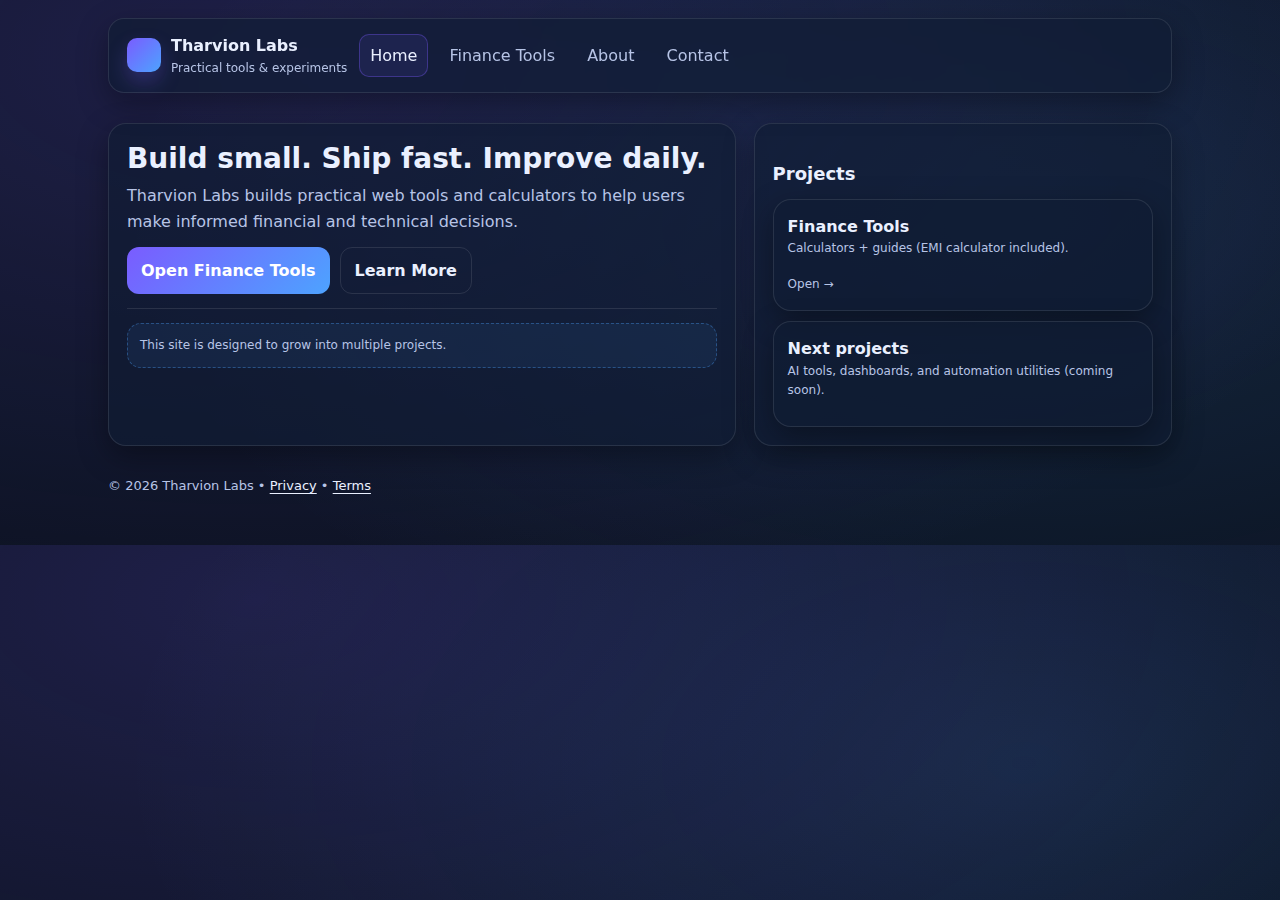
<file: index.html>
<!doctype html>
<html lang="en">
<head>
  <meta charset="utf-8" />
  <meta name="viewport" content="width=device-width,initial-scale=1" />
  <title>Tharvion Labs | Practical tools & experiments</title>
  <meta name="description" content="Tharvion Labs builds practical tools, calculators, and experiments across finance and tech." />
  <link rel="stylesheet" href="css/style.css" />
</head>
<body>
  <div class="container">
    <nav class="nav">
      <div class="brand">
        <div class="logo" aria-hidden="true"></div>
        <div>
          <h1>Tharvion Labs</h1>
          <p>Practical tools & experiments</p>
        </div>
      </div>
      <div class="navlinks">
        <a href="index.html">Home</a>
        <a href="finance/index.html">Finance Tools</a>
        <a href="about.html">About</a>
        <a href="contact.html">Contact</a>
      </div>
    </nav>

    <section class="hero">
      <div class="card">
        <h2>Build small. Ship fast. Improve daily.</h2>
        <p>Tharvion Labs builds practical web tools and calculators to help users make informed financial and technical decisions.</p>
        <div style="display:flex;gap:10px;flex-wrap:wrap;margin-top:10px">
          <a class="btn" href="finance/index.html">Open Finance Tools</a>
          <a class="btn secondary" href="about.html">Learn More</a>
        </div>

        <div class="hr"></div>
        <div class="notice small">
          This site is designed to grow into multiple projects.
        </div>
      </div>

      <div class="card">
        <h3 class="section-title">Projects</h3>
        <div class="grid" style="grid-template-columns:1fr;gap:10px">
          <a class="card" style="padding:14px" href="finance/index.html">
            <b>Finance Tools</b>
            <p class="small">Calculators + guides (EMI calculator included).</p>
            <span class="small">Open →</span>
          </a>
          <div class="card" style="padding:14px">
            <b>Next projects</b>
            <p class="small">AI tools, dashboards, and automation utilities (coming soon).</p>
          </div>
        </div>
      </div>
    </section>

    <footer class="footer">
      © <span id="year"></span> Tharvion Labs • <a href="privacy.html">Privacy</a> • <a href="terms.html">Terms</a>
    </footer>
  </div>
  <script src="js/main.js"></script>
</body>
</html>
</file>
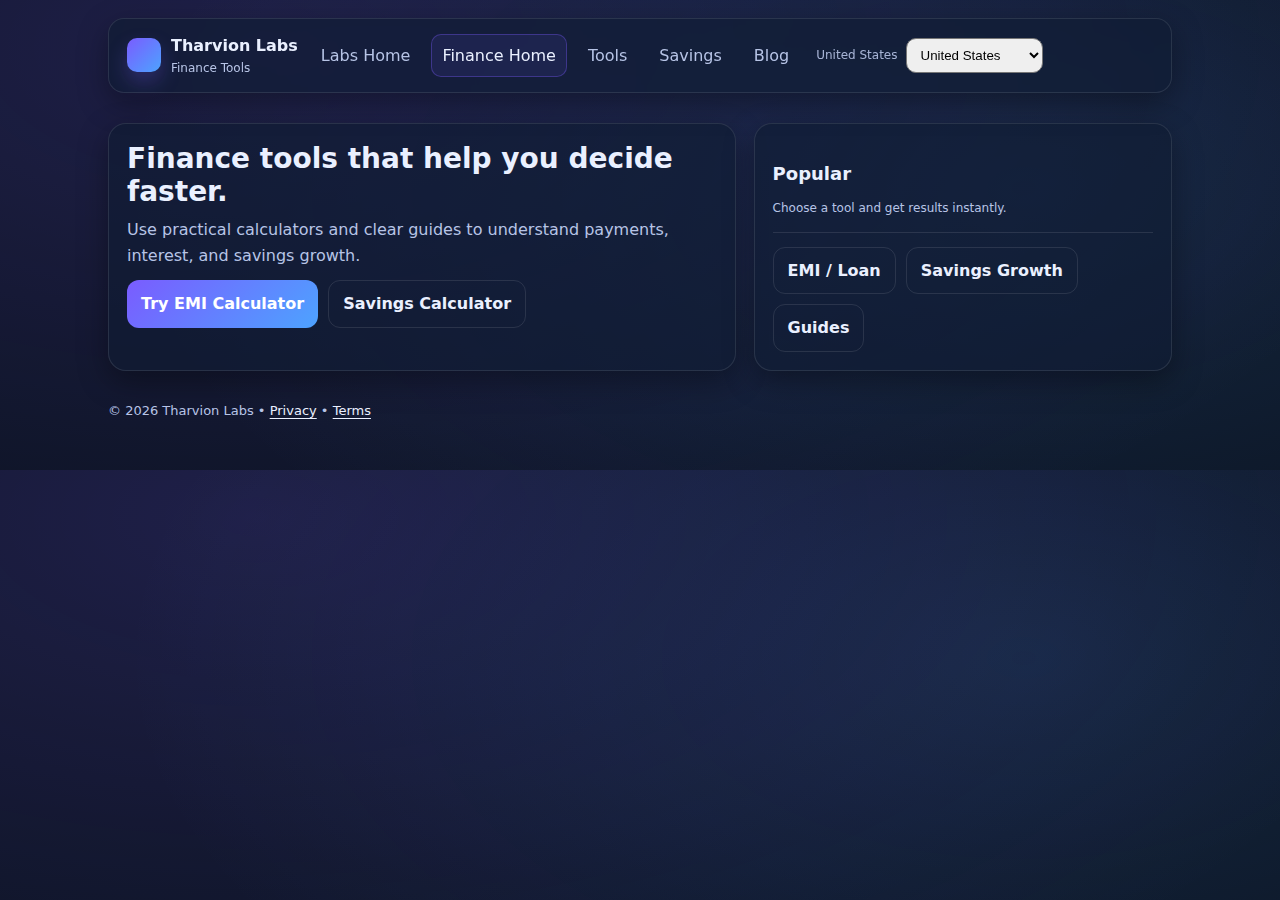
<file: finance/index.html>
<!doctype html>
<html lang="en">
<head>
  <meta charset="utf-8" />
  <meta name="viewport" content="width=device-width,initial-scale=1" />
  <title>Finance Tools | Tharvion Labs</title>
  <meta name="description" content="Free finance tools and calculators by Tharvion Labs." />
  <link rel="stylesheet" href="../css/style.css" />
</head>
<body>
  <div class="container">
    <nav class="nav">
      <div class="brand">
        <div class="logo" aria-hidden="true"></div>
        <div>
          <h1>Tharvion Labs</h1>
          <p>Finance Tools</p>
        </div>
      </div>

      <div class="navlinks">
        <a href="../index.html">Labs Home</a>
        <a href="index.html">Finance Home</a>
        <a href="tools.html">Tools</a>
        <a href="savings.html">Savings</a>
        <a href="blog.html">Blog</a>

        <span class="small" style="margin-left:6px;display:flex;align-items:center;gap:8px">
          <span id="countryLabel" class="small" style="opacity:.9"></span>
          <select id="countrySelect" style="padding:8px 10px;border-radius:10px"></select>
        </span>
      </div>
    </nav>

    <section class="hero">
      <div class="card">
        <h2>Finance tools that help you decide faster.</h2>
        <p>Use practical calculators and clear guides to understand payments, interest, and savings growth.</p>
        <div style="display:flex;gap:10px;flex-wrap:wrap;margin-top:10px">
          <a class="btn" href="tools.html#emi">Try EMI Calculator</a>
          <a class="btn secondary" href="savings.html">Savings Calculator</a>
        </div>
      </div>

      <div class="card">
        <h3 class="section-title">Popular</h3>
        <p class="small">Choose a tool and get results instantly.</p>
        <div class="hr"></div>
        <div style="display:flex;gap:10px;flex-wrap:wrap">
          <a class="btn secondary" href="tools.html#emi">EMI / Loan</a>
          <a class="btn secondary" href="savings.html">Savings Growth</a>
          <a class="btn secondary" href="blog.html">Guides</a>
        </div>
      </div>
    </section>

    <footer class="footer">
      © <span id="year"></span> Tharvion Labs • <a href="../privacy.html">Privacy</a> • <a href="../terms.html">Terms</a>
    </footer>
  </div>

  <script src="../js/main.js"></script>
  <script src="../js/country.js"></script>
</body>
</html>
</file>
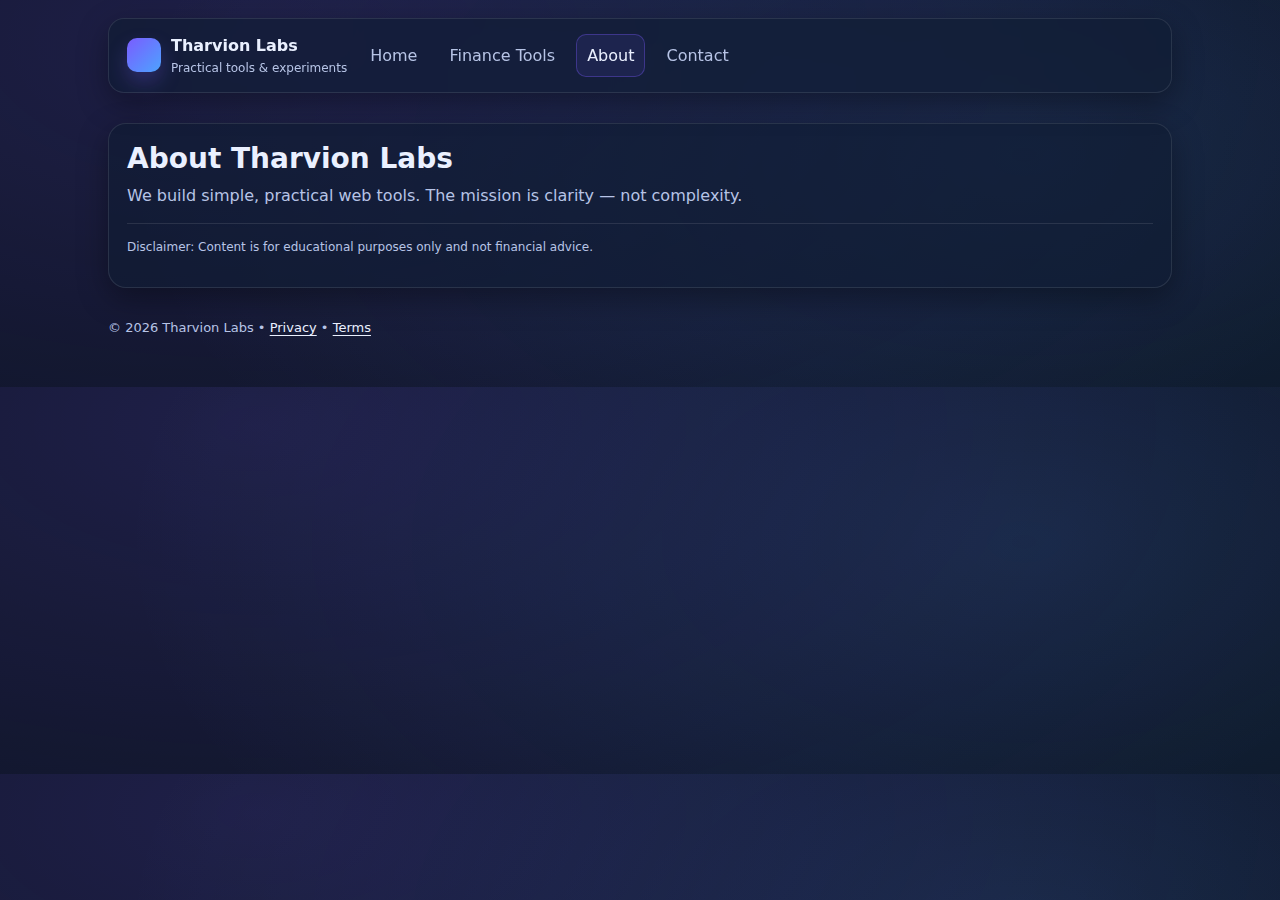
<file: about.html>
<!doctype html>
<html lang="en">
<head>
  <meta charset="utf-8" />
  <meta name="viewport" content="width=device-width,initial-scale=1" />
  <title>About | Tharvion Labs</title>
  <meta name="description" content="About Tharvion Labs." />
  <link rel="stylesheet" href="css/style.css" />
</head>
<body>
  <div class="container">
    <nav class="nav">
      <div class="brand">
        <div class="logo" aria-hidden="true"></div>
        <div>
          <h1>Tharvion Labs</h1>
          <p>Practical tools & experiments</p>
        </div>
      </div>
      <div class="navlinks">
        <a href="index.html">Home</a>
        <a href="finance/index.html">Finance Tools</a>
        <a href="about.html">About</a>
        <a href="contact.html">Contact</a>
      </div>
    </nav>

    <section class="hero" style="grid-template-columns:1fr">
      <div class="card">
        <h2>About Tharvion Labs</h2>
        <p>We build simple, practical web tools. The mission is clarity — not complexity.</p>
        <div class="hr"></div>
        <p class="small">Disclaimer: Content is for educational purposes only and not financial advice.</p>
      </div>
    </section>

    <footer class="footer">
      © <span id="year"></span> Tharvion Labs • <a href="privacy.html">Privacy</a> • <a href="terms.html">Terms</a>
    </footer>
  </div>
  <script src="js/main.js"></script>
</body>
</html>
</file>
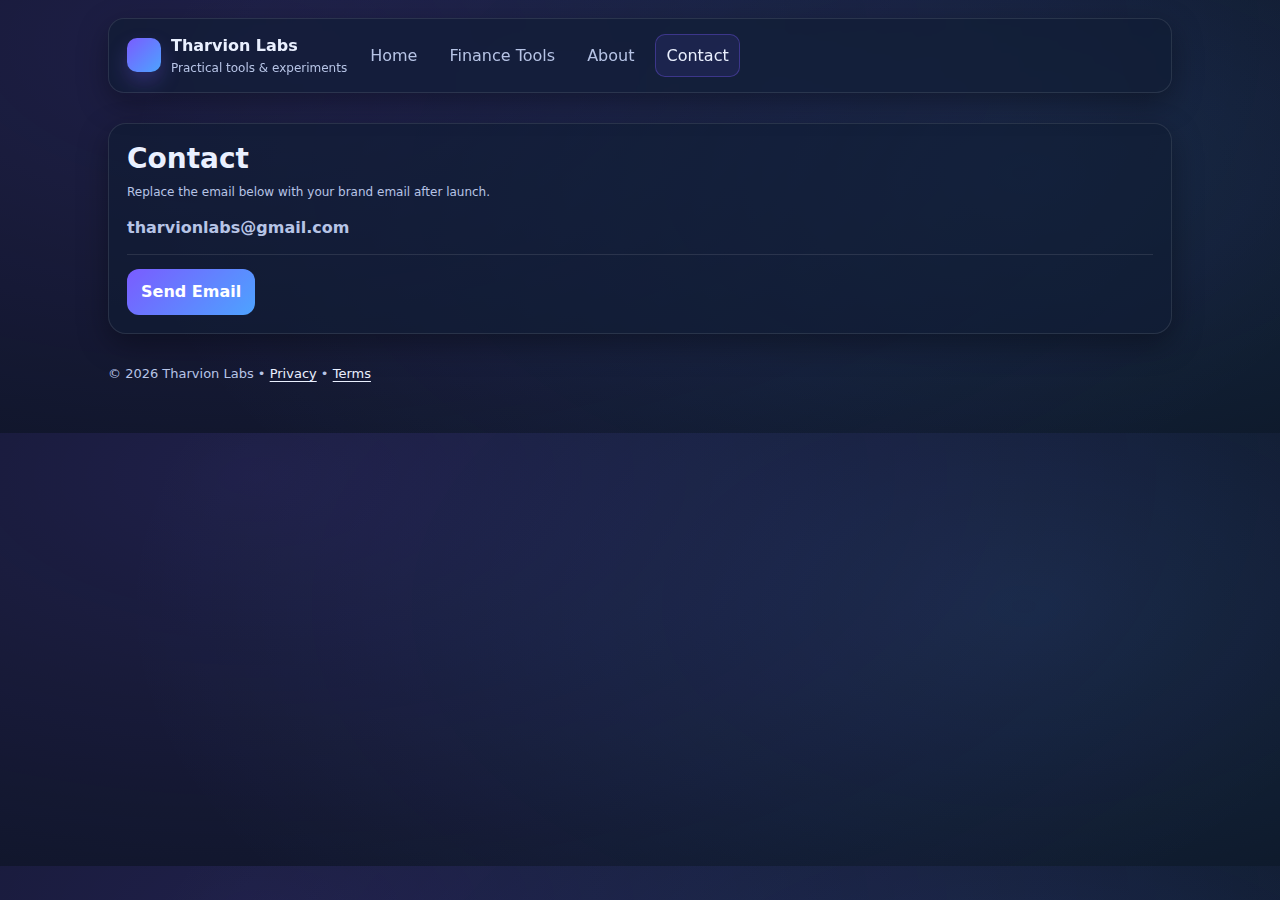
<file: contact.html>
<!doctype html>
<html lang="en">
<head>
  <meta charset="utf-8" />
  <meta name="viewport" content="width=device-width,initial-scale=1" />
  <title>Contact | Tharvion Labs</title>
  <meta name="description" content="Contact Tharvion Labs." />
  <link rel="stylesheet" href="css/style.css" />
</head>
<body>
  <div class="container">
    <nav class="nav">
      <div class="brand">
        <div class="logo" aria-hidden="true"></div>
        <div>
          <h1>Tharvion Labs</h1>
          <p>Practical tools & experiments</p>
        </div>
      </div>
      <div class="navlinks">
        <a href="index.html">Home</a>
        <a href="finance/index.html">Finance Tools</a>
        <a href="about.html">About</a>
        <a href="contact.html">Contact</a>
      </div>
    </nav>

    <section class="hero" style="grid-template-columns:1fr">
      <div class="card">
        <h2>Contact</h2>
        <p class="small">Replace the email below with your brand email after launch.</p>
        <p><b>tharvionlabs@gmail.com</b></p>
        <div class="hr"></div>
        <a class="btn" href="mailto:tharvionlabs@gmail.com?subject=Tharvion%20Labs%20-%20Message">Send Email</a>
      </div>
    </section>

    <footer class="footer">
      © <span id="year"></span> Tharvion Labs • <a href="privacy.html">Privacy</a> • <a href="terms.html">Terms</a>
    </footer>
  </div>
  <script src="js/main.js"></script>
</body>
</html>
</file>
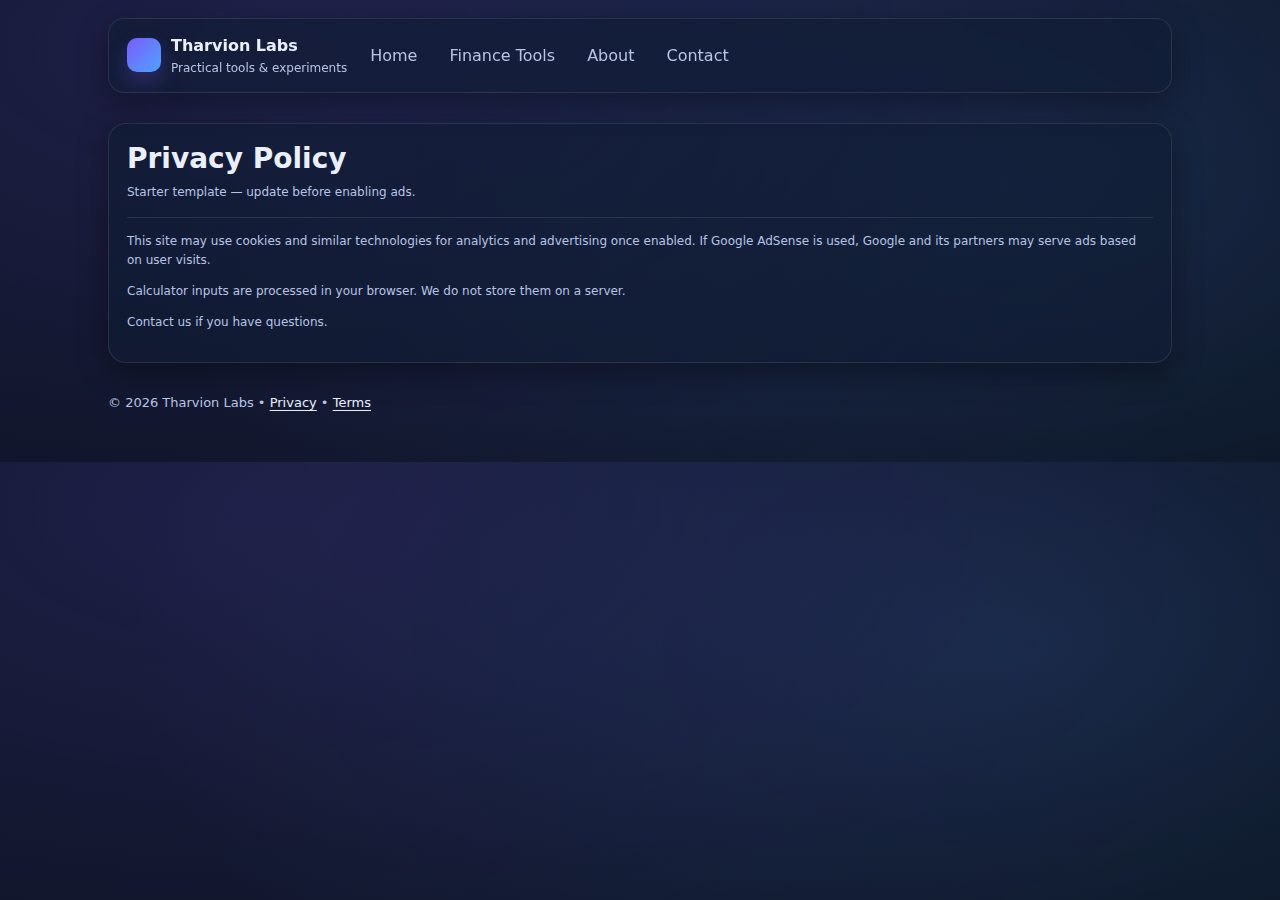
<file: privacy.html>
<!doctype html>
<html lang="en">
<head>
  <meta charset="utf-8" />
  <meta name="viewport" content="width=device-width,initial-scale=1" />
  <title>Privacy Policy | Tharvion Labs</title>
  <meta name="description" content="Privacy policy for Tharvion Labs." />
  <link rel="stylesheet" href="css/style.css" />
</head>
<body>
  <div class="container">
    <nav class="nav">
      <div class="brand">
        <div class="logo" aria-hidden="true"></div>
        <div>
          <h1>Tharvion Labs</h1>
          <p>Practical tools & experiments</p>
        </div>
      </div>
      <div class="navlinks">
        <a href="index.html">Home</a>
        <a href="finance/index.html">Finance Tools</a>
        <a href="about.html">About</a>
        <a href="contact.html">Contact</a>
      </div>
    </nav>

    <section class="hero" style="grid-template-columns:1fr">
      <div class="card">
        <h2>Privacy Policy</h2>
        <p class="small">Starter template — update before enabling ads.</p>
        <div class="hr"></div>
        <p class="small">
          This site may use cookies and similar technologies for analytics and advertising once enabled.
          If Google AdSense is used, Google and its partners may serve ads based on user visits.
        </p>
        <p class="small">
          Calculator inputs are processed in your browser. We do not store them on a server.
        </p>
        <p class="small">
          Contact us if you have questions.
        </p>
      </div>
    </section>

    <footer class="footer">
      © <span id="year"></span> Tharvion Labs • <a href="privacy.html">Privacy</a> • <a href="terms.html">Terms</a>
    </footer>
  </div>
  <script src="js/main.js"></script>
</body>
</html>
</file>
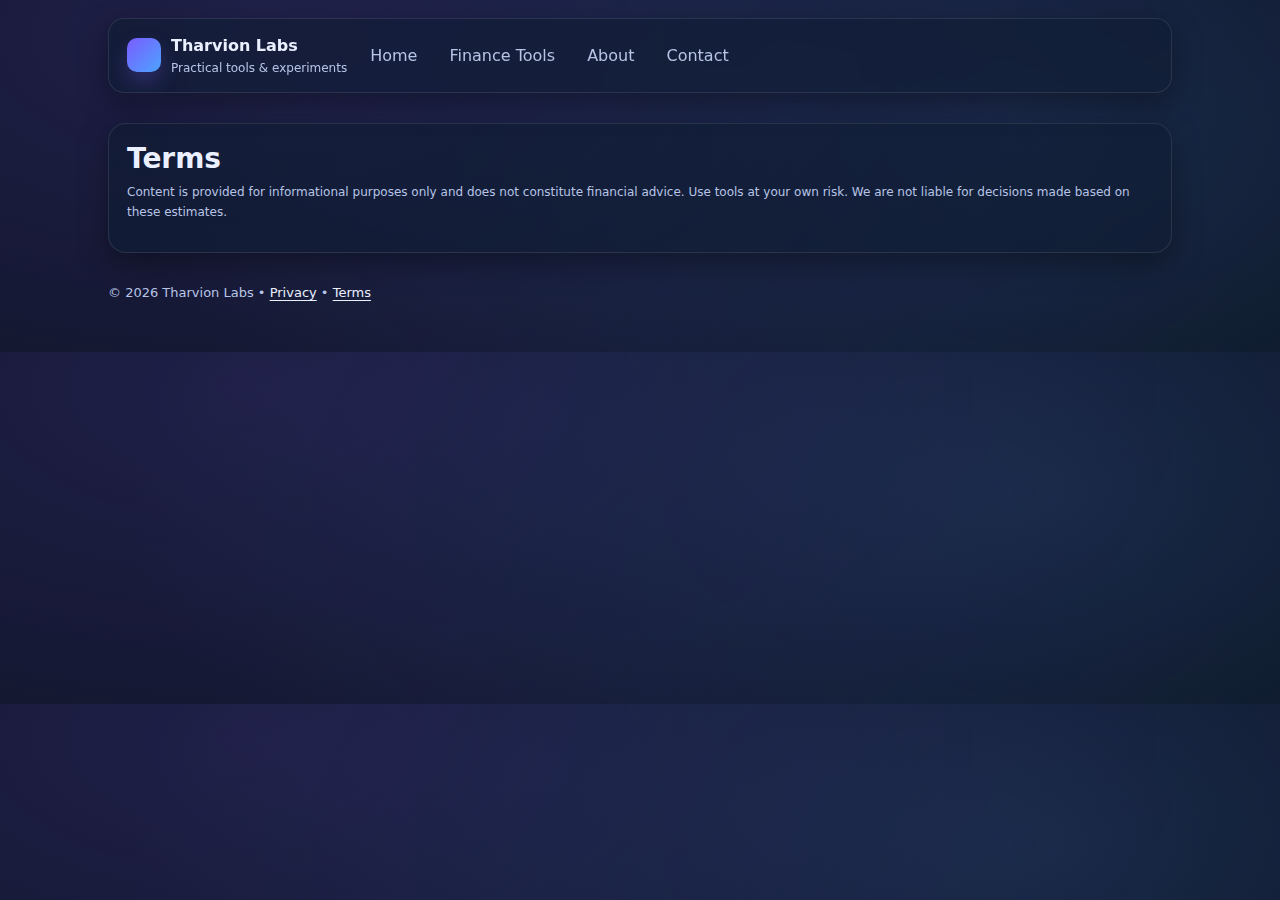
<file: terms.html>
<!doctype html>
<html lang="en">
<head>
  <meta charset="utf-8" />
  <meta name="viewport" content="width=device-width,initial-scale=1" />
  <title>Terms | Tharvion Labs</title>
  <meta name="description" content="Terms of service for Tharvion Labs." />
  <link rel="stylesheet" href="css/style.css" />
</head>
<body>
  <div class="container">
    <nav class="nav">
      <div class="brand">
        <div class="logo" aria-hidden="true"></div>
        <div>
          <h1>Tharvion Labs</h1>
          <p>Practical tools & experiments</p>
        </div>
      </div>
      <div class="navlinks">
        <a href="index.html">Home</a>
        <a href="finance/index.html">Finance Tools</a>
        <a href="about.html">About</a>
        <a href="contact.html">Contact</a>
      </div>
    </nav>

    <section class="hero" style="grid-template-columns:1fr">
      <div class="card">
        <h2>Terms</h2>
        <p class="small">
          Content is provided for informational purposes only and does not constitute financial advice.
          Use tools at your own risk. We are not liable for decisions made based on these estimates.
        </p>
      </div>
    </section>

    <footer class="footer">
      © <span id="year"></span> Tharvion Labs • <a href="privacy.html">Privacy</a> • <a href="terms.html">Terms</a>
    </footer>
  </div>

  <script src="js/main.js"></script>
</body>
</html>
</file>
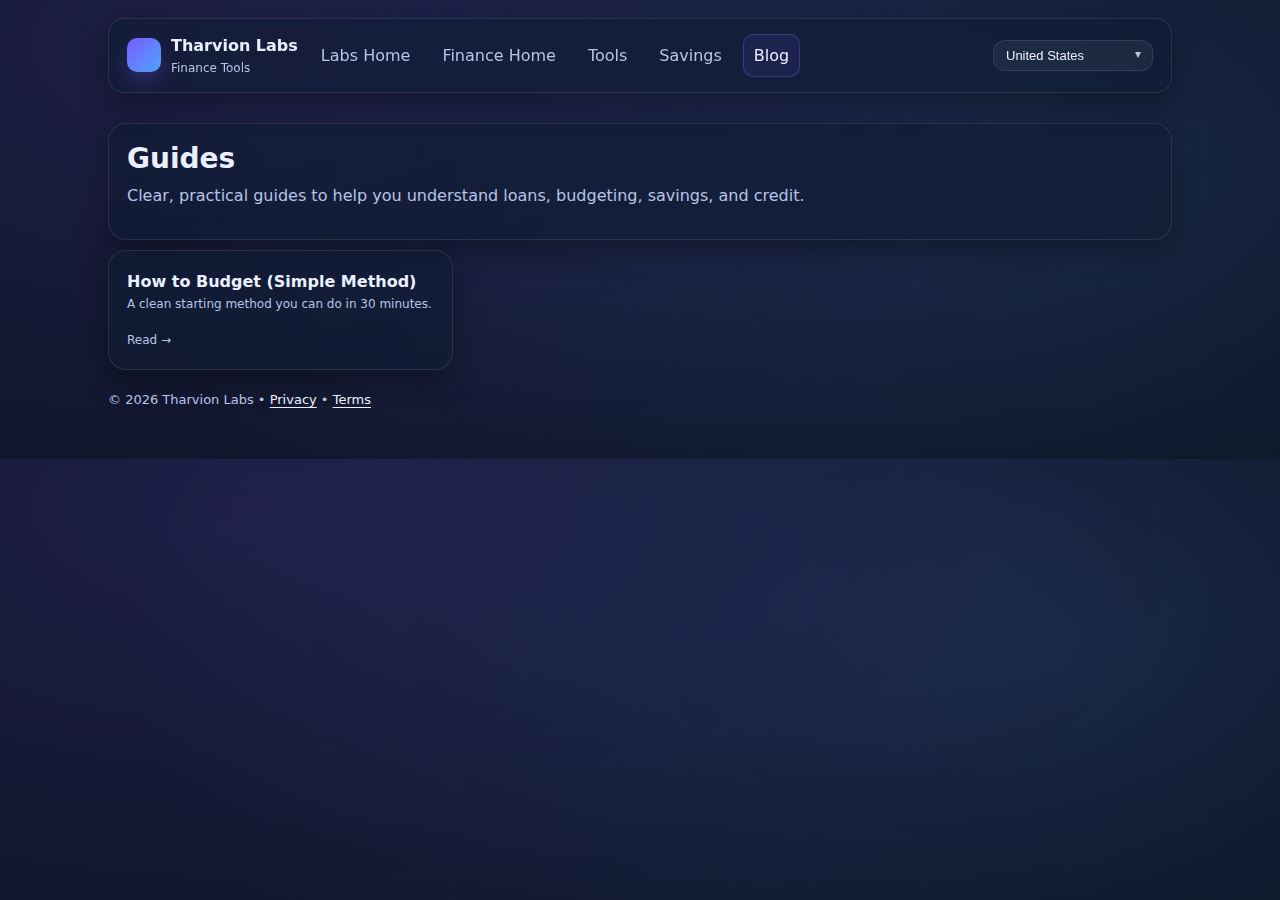
<file: finance/blog.html>
<!doctype html>
<html lang="en">
<head>
  <meta charset="utf-8" />
  <meta name="viewport" content="width=device-width,initial-scale=1" />
  <title>Blog | Finance Tools - Tharvion Labs</title>
  <meta name="description" content="Finance guides by Tharvion Labs." />
  <link rel="stylesheet" href="../css/style.css" />
</head>
<body>
  <div class="container">
    <nav class="nav">
      <div class="brand">
        <div class="logo" aria-hidden="true"></div>
        <div>
          <h1>Tharvion Labs</h1>
          <p>Finance Tools</p>
        </div>
      </div>

      <div class="navlinks">
        <a href="../index.html">Labs Home</a>
        <a href="index.html">Finance Home</a>
        <a href="tools.html">Tools</a>
        <a href="savings.html">Savings</a>
        <a href="blog.html" class="active">Blog</a>
      </div>

      <div class="country-wrap" title="Select your country">
        <select id="countrySelect" class="country-select" aria-label="Country"></select>
      </div>
    </nav>

    <section class="hero" style="grid-template-columns:1fr">
      <div class="card">
        <h2>Guides</h2>
        <p>Clear, practical guides to help you understand loans, budgeting, savings, and credit.</p>
      </div>
    </section>

    <section class="grid">
      <a class="card" href="posts/how-to-budget.html">
        <b>How to Budget (Simple Method)</b>
        <p class="small">A clean starting method you can do in 30 minutes.</p>
        <span class="small">Read →</span>
      </a>
    </section>

    <footer class="footer">
      © <span id="year"></span> Tharvion Labs • <a href="../privacy.html">Privacy</a> • <a href="../terms.html">Terms</a>
    </footer>
  </div>

  <script src="../js/main.js"></script>
  <script src="../js/country.js"></script>
</body>
</html>
</file>
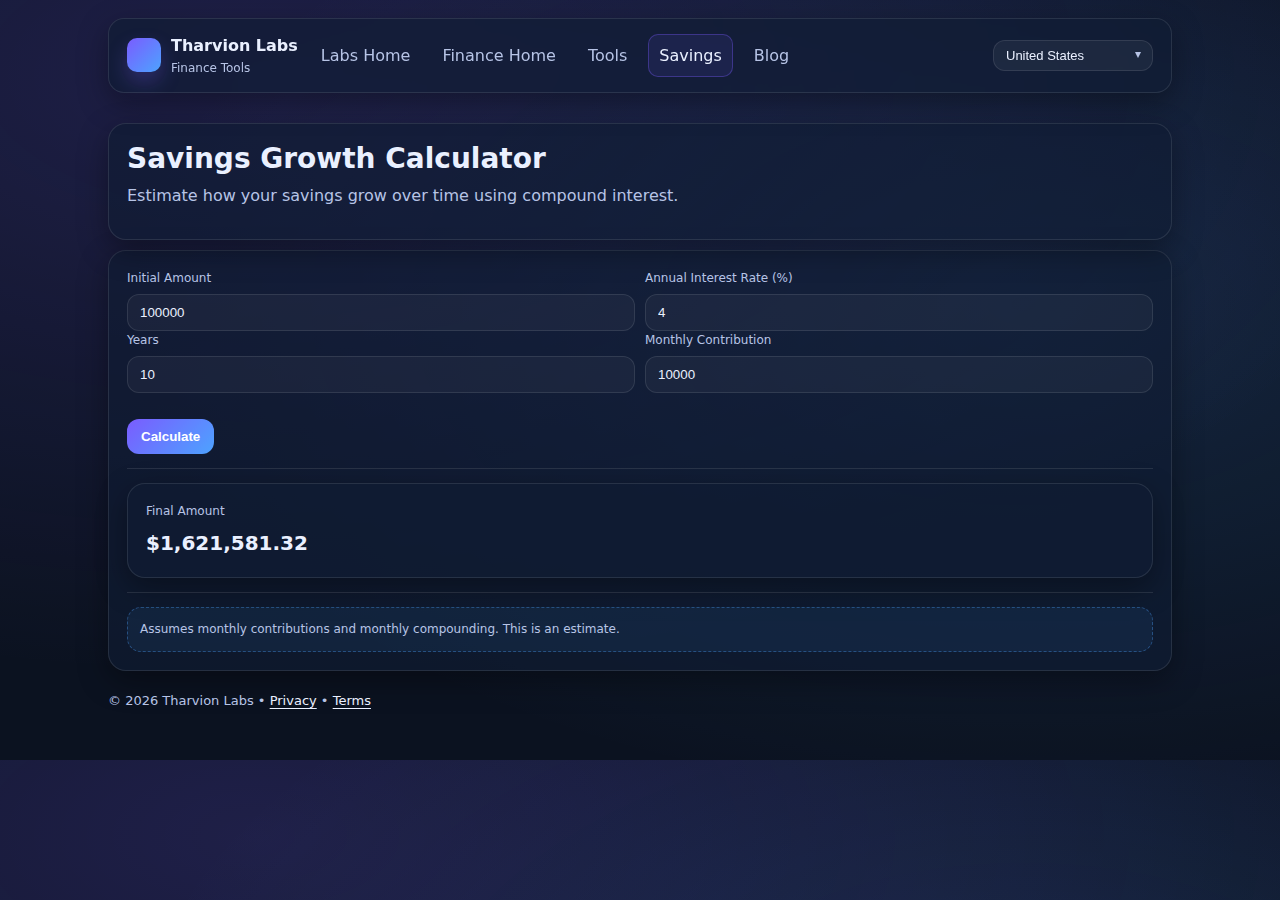
<file: finance/savings.html>
<!doctype html>
<html lang="en">
<head>
  <meta charset="utf-8" />
  <meta name="viewport" content="width=device-width,initial-scale=1" />
  <title>Savings Growth Calculator | Tharvion Labs</title>
  <meta name="description" content="Calculate how your savings grow over time using compound interest." />
  <link rel="stylesheet" href="../css/style.css" />
</head>
<body>
  <div class="container">
    <nav class="nav">
      <div class="brand">
        <div class="logo" aria-hidden="true"></div>
        <div>
          <h1>Tharvion Labs</h1>
          <p>Finance Tools</p>
        </div>
      </div>

      <div class="navlinks">
        <a href="../index.html">Labs Home</a>
        <a href="index.html">Finance Home</a>
        <a href="tools.html">Tools</a>
        <a href="savings.html" class="active">Savings</a>
        <a href="blog.html">Blog</a>
      </div>

      <div class="country-wrap" title="Select your country">
        <select id="countrySelect" class="country-select" aria-label="Country"></select>
      </div>
    </nav>

    <section class="hero" style="grid-template-columns:1fr">
      <div class="card">
        <h2>Savings Growth Calculator</h2>
        <p>Estimate how your savings grow over time using compound interest.</p>
      </div>
    </section>

    <section class="card">
      <form id="calc">
        <div class="form-row">
          <div>
            <label>Initial Amount</label>
            <input id="principal" type="number" value="100000">
          </div>

          <div>
            <label>Annual Interest Rate (%)</label>
            <input id="rate" type="number" value="10">
          </div>
        </div>

        <div class="form-row">
          <div>
            <label>Years</label>
            <input id="years" type="number" value="10">
          </div>

          <div>
            <label>Monthly Contribution</label>
            <input id="monthly" type="number" value="10000">
          </div>
        </div>

        <br>
        <button class="btn" type="button" onclick="calculate()">Calculate</button>
      </form>

      <div class="hr"></div>

      <div class="card kpi">
        <div class="label">Final Amount</div>
        <div class="value" id="result">-</div>
      </div>

      <div class="hr"></div>
      <div class="notice small">
        Assumes monthly contributions and monthly compounding. This is an estimate.
      </div>
    </section>

    <footer class="footer">
      © <span id="year"></span> Tharvion Labs • <a href="../privacy.html">Privacy</a> • <a href="../terms.html">Terms</a>
    </footer>
  </div>

  <script src="../js/main.js"></script>
  <script src="../js/country.js"></script>

  <script>
    document.addEventListener("DOMContentLoaded", () => {
      const c = window.TL?.getSelected?.();
      if (!c) return;

      const rateEl = document.getElementById("rate");
      if (rateEl && !rateEl.dataset.userEdited) rateEl.value = c.defaultSavingsRate;
      rateEl?.addEventListener("input", () => rateEl.dataset.userEdited = "1");

      calculate();
    });

    function calculate() {
      let P = Number(document.getElementById("principal").value);
      let r = Number(document.getElementById("rate").value) / 100 / 12;
      let n = Number(document.getElementById("years").value) * 12;
      let m = Number(document.getElementById("monthly").value);

      let future;
      if (r === 0) {
        future = P + (m * n);
      } else {
        future = P * Math.pow(1 + r, n) + m * ((Math.pow(1 + r, n) - 1) / r);
      }

      document.getElementById("result").innerHTML =
        (window.TL && TL.formatMoney) ? TL.formatMoney(future) : (future.toFixed(2));
    }
  </script>
</body>
</html>
</file>
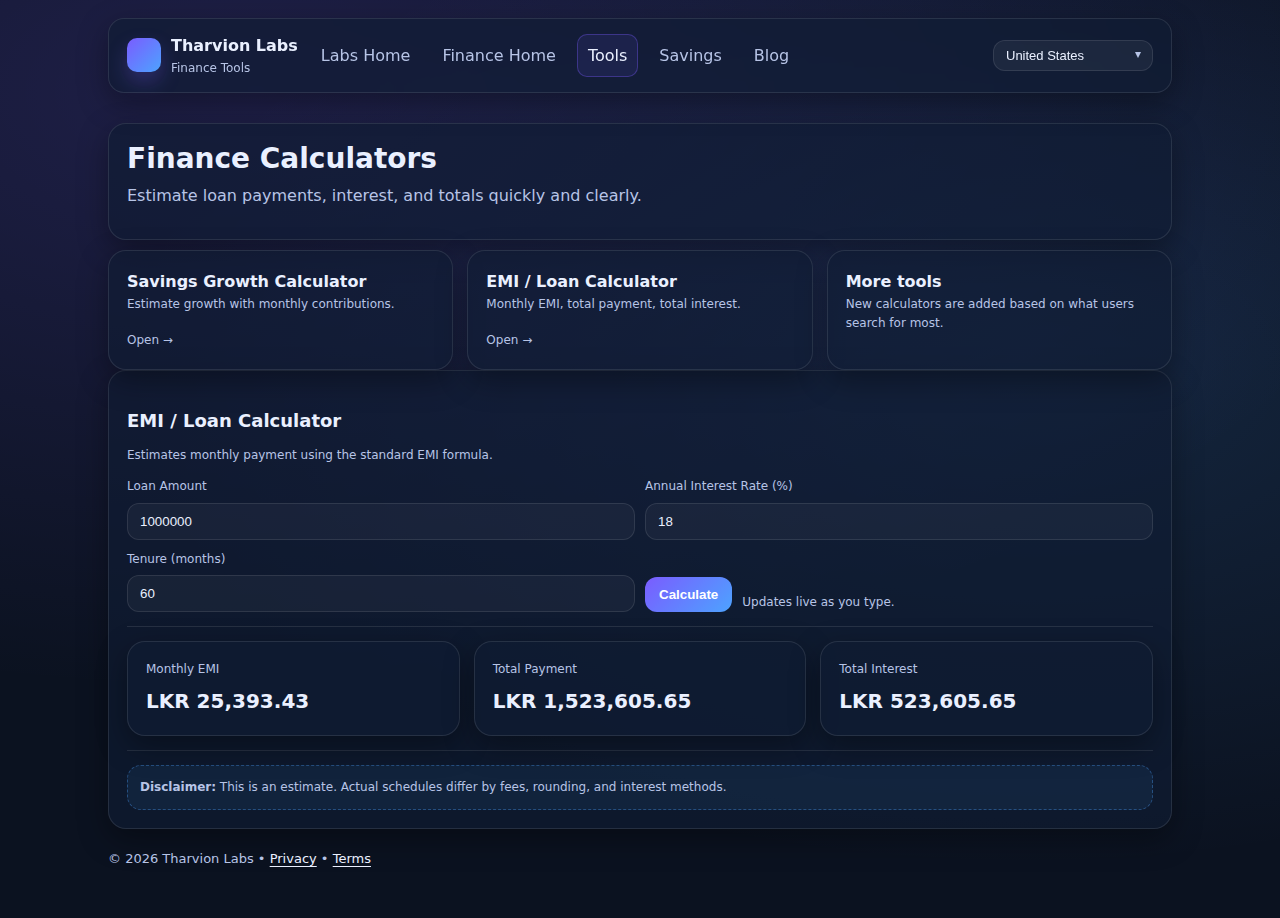
<file: finance/tools.html>
<!doctype html>
<html lang="en">
<head>
  <meta charset="utf-8" />
  <meta name="viewport" content="width=device-width,initial-scale=1" />
  <title>Tools | Finance Tools - Tharvion Labs</title>
  <meta name="description" content="Finance calculators by Tharvion Labs." />
  <link rel="stylesheet" href="../css/style.css" />
</head>
<body>
  <div class="container">
    <nav class="nav">
      <div class="brand">
        <div class="logo" aria-hidden="true"></div>
        <div>
          <h1>Tharvion Labs</h1>
          <p>Finance Tools</p>
        </div>
      </div>

      <div class="navlinks">
        <a href="../index.html">Labs Home</a>
        <a href="index.html">Finance Home</a>
        <a href="tools.html" class="active">Tools</a>
        <a href="savings.html">Savings</a>
        <a href="blog.html">Blog</a>
      </div>

      <div class="country-wrap" title="Select your country">
        <select id="countrySelect" class="country-select" aria-label="Country"></select>
      </div>
    </nav>

    <section class="hero" style="grid-template-columns:1fr">
      <div class="card">
        <h2>Finance Calculators</h2>
        <p>Estimate loan payments, interest, and totals quickly and clearly.</p>
      </div>
    </section>

    <section class="grid">
      <a class="card" href="savings.html">
        <b>Savings Growth Calculator</b>
        <p class="small">Estimate growth with monthly contributions.</p>
        <span class="small">Open →</span>
      </a>

      <a class="card" href="tools.html#emi">
        <b>EMI / Loan Calculator</b>
        <p class="small">Monthly EMI, total payment, total interest.</p>
        <span class="small">Open →</span>
      </a>

      <div class="card">
        <b>More tools</b>
        <p class="small">New calculators are added based on what users search for most.</p>
      </div>
    </section>

    <section class="card" id="emi">
      <h3 class="section-title">EMI / Loan Calculator</h3>
      <p class="small">Estimates monthly payment using the standard EMI formula.</p>

      <form id="emiForm">
        <div class="form-row">
          <div>
            <label for="loanAmount">Loan Amount</label>
            <input id="loanAmount" type="number" min="0" step="1000" value="1000000" />
          </div>
          <div>
            <label for="interestRate">Annual Interest Rate (%)</label>
            <input id="interestRate" type="number" min="0" step="0.1" value="18" />
          </div>
        </div>

        <div class="form-row" style="margin-top:10px">
          <div>
            <label for="loanMonths">Tenure (months)</label>
            <input id="loanMonths" type="number" min="1" step="1" value="60" />
          </div>
          <div style="display:flex;align-items:end;gap:10px">
            <button class="btn" type="submit">Calculate</button>
            <span class="small">Updates live as you type.</span>
          </div>
        </div>
      </form>

      <div class="hr"></div>

      <div class="grid">
        <div class="card kpi">
          <div class="label">Monthly EMI</div>
          <div class="value" id="outEmi">-</div>
        </div>
        <div class="card kpi">
          <div class="label">Total Payment</div>
          <div class="value" id="outPay">-</div>
        </div>
        <div class="card kpi">
          <div class="label">Total Interest</div>
          <div class="value" id="outInt">-</div>
        </div>
      </div>

      <div class="hr"></div>
      <div class="notice small">
        <b>Disclaimer:</b> This is an estimate. Actual schedules differ by fees, rounding, and interest methods.
      </div>
    </section>

    <footer class="footer">
      © <span id="year"></span> Tharvion Labs • <a href="../privacy.html">Privacy</a> • <a href="../terms.html">Terms</a>
    </footer>
  </div>

  <script src="../js/main.js"></script>
  <script src="../js/country.js"></script>
  <script src="../js/calculators.js"></script>
</body>
</html>
</file>
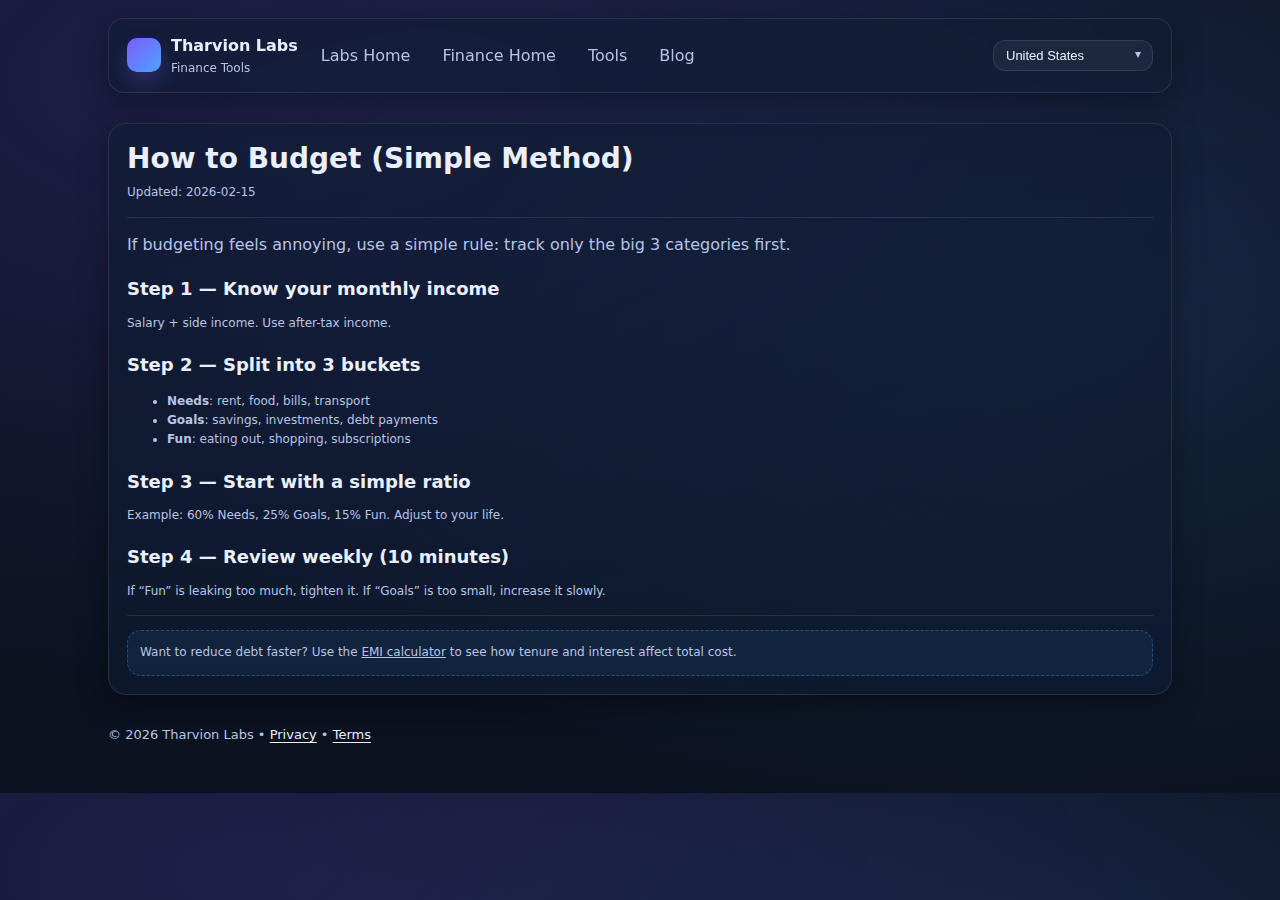
<file: finance/posts/how-to-budget.html>
<!doctype html>
<html lang="en">
<head>
  <meta charset="utf-8" />
  <meta name="viewport" content="width=device-width,initial-scale=1" />
  <title>How to Budget (Simple Method) | Tharvion Labs</title>
  <meta name="description" content="A simple budgeting method that helps you control spending without stress." />
  <link rel="stylesheet" href="../../css/style.css" />
</head>
<body>
  <div class="container">
    <nav class="nav">
      <div class="brand">
        <div class="logo" aria-hidden="true"></div>
        <div>
          <h1>Tharvion Labs</h1>
          <p>Finance Tools</p>
        </div>
      </div>

      <div class="navlinks">
        <a href="../../index.html">Labs Home</a>
        <a href="../index.html">Finance Home</a>
        <a href="../tools.html">Tools</a>
        <a href="../blog.html">Blog</a>
      </div>

      <div class="country-wrap" title="Select your country">
        <select id="countrySelect" class="country-select" aria-label="Country"></select>
      </div>
    </nav>

    <section class="hero" style="grid-template-columns:1fr">
      <article class="card">
        <h2>How to Budget (Simple Method)</h2>
        <p class="small">Updated: 2026-02-15</p>

        <div class="hr"></div>

        <p>If budgeting feels annoying, use a simple rule: track only the big 3 categories first.</p>

        <h3 class="section-title">Step 1 — Know your monthly income</h3>
        <p class="small">Salary + side income. Use after-tax income.</p>

        <h3 class="section-title">Step 2 — Split into 3 buckets</h3>
        <ul class="small">
          <li><b>Needs</b>: rent, food, bills, transport</li>
          <li><b>Goals</b>: savings, investments, debt payments</li>
          <li><b>Fun</b>: eating out, shopping, subscriptions</li>
        </ul>

        <h3 class="section-title">Step 3 — Start with a simple ratio</h3>
        <p class="small">Example: 60% Needs, 25% Goals, 15% Fun. Adjust to your life.</p>

        <h3 class="section-title">Step 4 — Review weekly (10 minutes)</h3>
        <p class="small">If “Fun” is leaking too much, tighten it. If “Goals” is too small, increase it slowly.</p>

        <div class="hr"></div>

        <div class="notice small">
          Want to reduce debt faster? Use the <a href="../tools.html#emi" style="text-decoration:underline">EMI calculator</a> to see how tenure and interest affect total cost.
        </div>
      </article>
    </section>

    <footer class="footer">
      © <span id="year"></span> Tharvion Labs • <a href="../../privacy.html">Privacy</a> • <a href="../../terms.html">Terms</a>
    </footer>
  </div>

  <script src="../../js/main.js"></script>
  <script src="../../js/country.js"></script>
</body>
</html>
</file>
<file: css/style.css>
:root{
  --bg:#0b1220;
  --card:#101b33;
  --text:#eaf0ff;
  --muted:#b7c4e6;
  --brand:#7a5cff;
  --brand2:#4da3ff;
  --border:rgba(255,255,255,.10);
  --shadow: 0 10px 30px rgba(0,0,0,.35);
}

*{box-sizing:border-box}
html,body{margin:0;padding:0}
body{
  font-family: system-ui,-apple-system,Segoe UI,Roboto,Arial,sans-serif;
  background:
    radial-gradient(1200px 600px at 20% 10%, rgba(122,92,255,.18), transparent),
    radial-gradient(900px 500px at 80% 40%, rgba(77,163,255,.14), transparent),
    var(--bg);
  color:var(--text);
  line-height:1.6;
}

a{color:inherit;text-decoration:none}
.container{max-width:1100px;margin:0 auto;padding:18px}

.nav{
  display:flex;align-items:center;justify-content:space-between;
  gap:14px;padding:14px 18px;border:1px solid var(--border);
  border-radius:16px;background:rgba(16,27,51,.65);
  backdrop-filter: blur(10px);
  box-shadow: var(--shadow);
  position:sticky; top:12px; z-index:10;
}
.brand{display:flex;gap:10px;align-items:center}
.logo{
  width:34px;height:34px;border-radius:10px;
  background: linear-gradient(135deg, var(--brand), var(--brand2));
  box-shadow: 0 10px 20px rgba(122,92,255,.25);
}
.brand h1{font-size:16px;margin:0}
.brand p{margin:0;font-size:12px;color:var(--muted)}

.navlinks{display:flex;flex-wrap:wrap;gap:10px}
.navlinks a{
  padding:8px 10px;border-radius:10px;border:1px solid transparent;
  color:var(--muted)
}
.navlinks a:hover{border-color:var(--border); color:var(--text)}
.navlinks a.active{
  border-color:rgba(122,92,255,.35);
  color:var(--text);
  background:rgba(122,92,255,.10)
}

.hero{
  padding:30px 0 10px;
  display:grid;grid-template-columns: 1.2fr .8fr;
  gap:18px;align-items:stretch;
}
@media (max-width:900px){ .hero{grid-template-columns:1fr} }

.card{
  border:1px solid var(--border);
  background:rgba(16,27,51,.65);
  border-radius:18px;
  box-shadow: var(--shadow);
  padding:18px;
}
.card h2{margin:0 0 8px;font-size:28px;line-height:1.2}
.card p{margin:0 0 12px;color:var(--muted)}

.grid{
  display:grid;
  grid-template-columns: repeat(3, 1fr);
  gap:14px;
}
@media (max-width:900px){ .grid{grid-template-columns:1fr} }

.btn{
  display:inline-flex;align-items:center;justify-content:center;
  padding:10px 14px;border-radius:12px;
  background:linear-gradient(135deg, var(--brand), var(--brand2));
  border:0;color:white;font-weight:700;
  cursor:pointer;
}
.btn.secondary{
  background:transparent;border:1px solid var(--border); color:var(--text);
}
.btn:active{transform:translateY(1px)}

.section-title{margin:18px 0 10px;font-size:18px;color:var(--text)}
.footer{margin:20px 0 30px;color:var(--muted);font-size:13px}
.footer a{color:var(--text);text-decoration:underline;text-underline-offset:3px}
.small{font-size:12px;color:var(--muted)}
.hr{height:1px;background:var(--border);margin:14px 0}
.notice{
  padding:12px 12px;border-radius:14px;
  border:1px dashed rgba(77,163,255,.35);
  background:rgba(77,163,255,.08);
  color:var(--muted);
}

.form-row{display:grid;grid-template-columns:1fr 1fr;gap:10px}
@media (max-width:700px){ .form-row{grid-template-columns:1fr} }
label{display:block;font-size:12px;color:var(--muted);margin-bottom:6px}
input, textarea{
  width:100%; padding:10px 12px; border-radius:12px;
  border:1px solid var(--border);
  background:rgba(255,255,255,.04);
  color:var(--text);
  outline:none;
}
textarea{min-height:120px;resize:vertical}
.kpi{display:flex;flex-direction:column;gap:6px}
.kpi .value{font-size:20px;font-weight:800}
.kpi .label{font-size:12px;color:var(--muted)}

/* --- Country selector (nav) --- */
.nav { gap: 12px; }
.navlinks { flex: 1; align-items: center; }

.country-wrap{
  display:flex;
  align-items:center;
  position:relative;
}

.country-select{
  appearance:none;
  -webkit-appearance:none;
  -moz-appearance:none;

  padding:8px 34px 8px 12px;
  border-radius:12px;
  border:1px solid var(--border);
  background:rgba(255,255,255,.05);
  color:var(--text);
  font-size:13px;
  line-height:1;
  cursor:pointer;
  min-width:160px;
}

.country-wrap::after{
  content:"▾";
  position:absolute;
  right:12px;
  top:50%;
  transform:translateY(-50%);
  color:var(--muted);
  pointer-events:none;
  font-size:12px;
}

.country-select:focus{
  outline:none;
  border-color:rgba(122,92,255,.55);
  box-shadow: 0 0 0 3px rgba(122,92,255,.15);
}

@media (max-width:700px){
  .country-select{ min-width:140px; }
}
/* Fix dropdown options visibility */
.country-select option{
  color: #111;        /* dark text */
  background: #fff;   /* white background */
}
</file>
